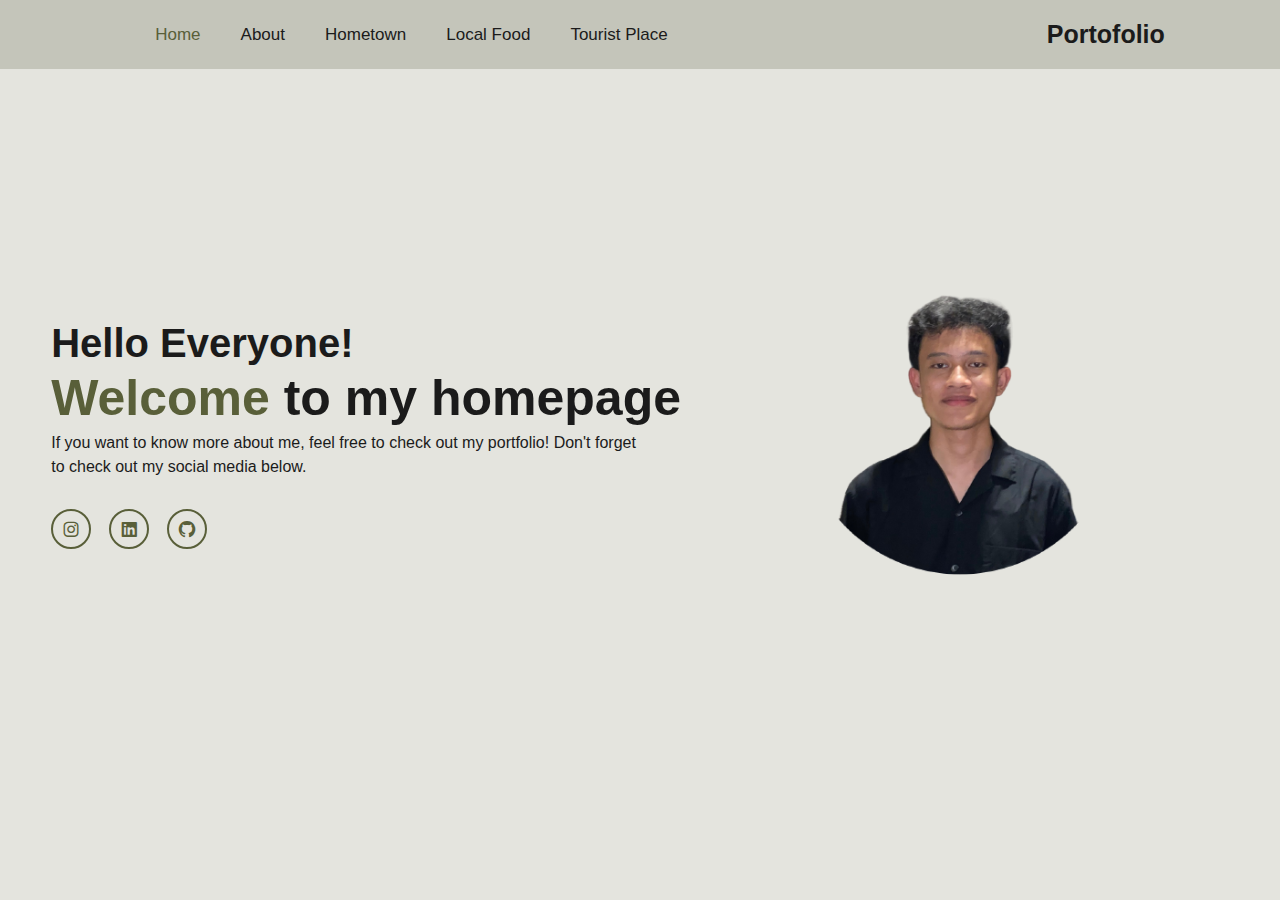
<file: index.html>
<!DOCTYPE html>
<html lang="en">
<head>
    <meta charset="UTF-8">
    <meta name="viewport" content="width=device-width, initial-scale=1.0">
    <title>Homepage</title>

    <link href='https://unpkg.com/boxicons@2.1.4/css/boxicons.min.css' rel='stylesheet'>

    <link rel="stylesheet" href="./index.css">
    
</head>
<body>
    <header class="header">
        <nav class="navbar">
            <a href="index.html" class="active">Home</a>
            <a href="profile.html">About</a>
            <a href="hometown.html">Hometown</a>
            <a href="food.html">Local Food</a>
            <a href="tourist.html">Tourist Place</a>
        </nav>
        <div class="bx bx-menu" id="menu-icon"></div>
        <a href="#" class="logo">Portofolio</a>

    </header>

    <section class="home" id="home">
        <div class="home-content">
            <h3>Hello Everyone!</h3>
            <h1><span>Welcome</span> to my homepage</h1>
            <p>If you want to know more about me, feel free to check out my portfolio! Don't forget to check out my social media below.</p>
            <div class="social-media">
                <a href="https://www.instagram.com/dimasfahrza" target="_blank"><i class='bx bxl-instagram' ></i></a>
                <a href="https://www.linkedin.com/in/dimas-ahmad-fahreza-b6ab68252/" target="_blank"><i class='bx bxl-linkedin-square' ></i></a>
                <a href="#"><i class='bx bxl-github' ></i></a>
            </div>
        <div class="home-img">
            <img src="./Assets/Untitled_design__1_-removebg-preview.png" alt="">
        </div>
    </section>
    <script src="main.js"></script>
</body>
</html>
</file>
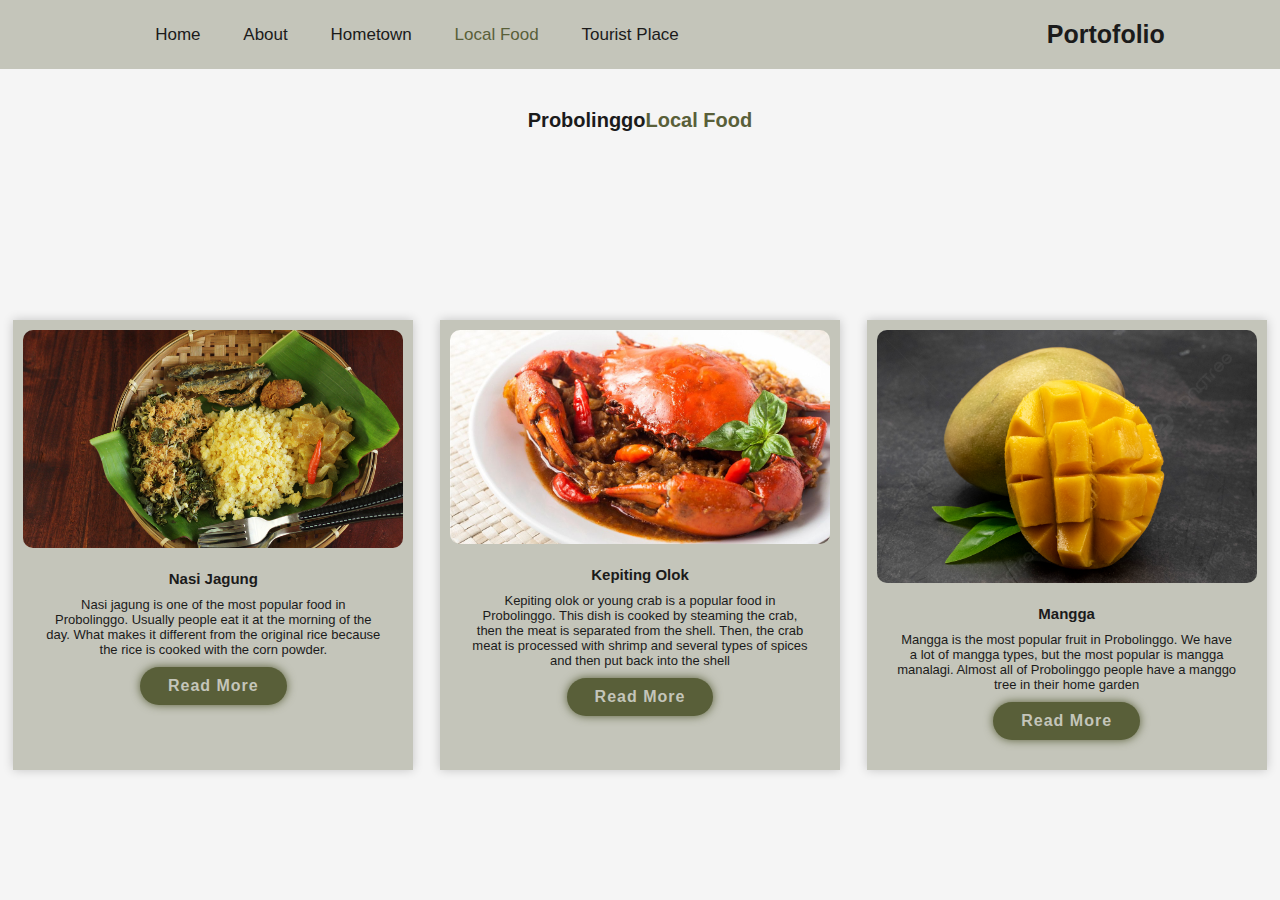
<file: food.html>
<!DOCTYPE html>
<html lang="en">
<head>
    <meta charset="UTF-8">
    <meta name="viewport" content="width=device-width, initial-scale=1.0">
    <title>Local Food</title>
    <link href='https://unpkg.com/boxicons@2.1.4/css/boxicons.min.css' rel='stylesheet'>

    <link rel="stylesheet" href="food.css">
</head>
<body>
    <header class="header">
        <nav class="navbar">
            <a href="index.html" >Home</a>
            <a href="profile.html">About</a>
            <a href="hometown.html">Hometown</a>
            <a href="food.html"class="active">Local Food</a>
            <a href="tourist.html">Tourist Place</a>
        </nav>
        <div class="bx bx-menu" id="menu-icon"></div>
        <a href="#" class="logo">Portofolio</a>

    </header>

    <section class="localfood" id="localfood">
        <h2 class="heading">Probolinggo<span>Local Food</span></h2>

        <div class="localfood-container">
            <div class="localfood-box">
                <img src="./Assets/14a5ab3fe0734a55ac40a23e7f3aa840.jpg" alt="">
                <div class="localfood-content">
                    <h3>Nasi Jagung</h3>
                    <p>Nasi jagung is one of the most popular food in Probolinggo. Usually people eat it at the morning of the day. What makes it different from the original rice because the rice is cooked with the corn powder.</p>
                    <a href="https://id.wikipedia.org/wiki/Nasi_jagung" target="_blank" class="btn">Read More</a>
                </div>
            </div>
            <div class="localfood-box">
                <img src="./Assets/kepiting.jpeg" alt="">
                <div class="localfood-content">
                    <h3>Kepiting Olok</h3>
                    <p>Kepiting olok or young crab is a popular food in Probolinggo. This dish is cooked by steaming the crab, then the meat is separated from the shell.

                        Then, the crab meat is processed with shrimp and several types of spices and then put back into the shell </p>
                    <a href="https://www.tribunnewswiki.com/2022/06/13/kepiting-olok"  target="_blank" class="btn">Read More</a>
                </div>
            </div>
            <div class="localfood-box">
                <img src="./Assets/pngtree-fruit-mango-hd-photography-material-picture-image_1736862.jpg" alt="">
                <div class="localfood-content">
                    <h3>Mangga</h3>
                    <p>Mangga is the most popular fruit in Probolinggo. We have a lot of mangga types, but the most popular is mangga manalagi. Almost all of Probolinggo people have a manggo tree in their home garden</p>
                    <a href="https://www.kompas.com/food/read/2022/06/18/210700575/5-jenis-mangga-asal-jawa-timur-banyak-dari-probolinggo" target="_blank" class="btn">Read More</a>
                </div>
            </div>
        </div>
    </section>

    <script src="main.js"></script>
</body>
</html>
</file>
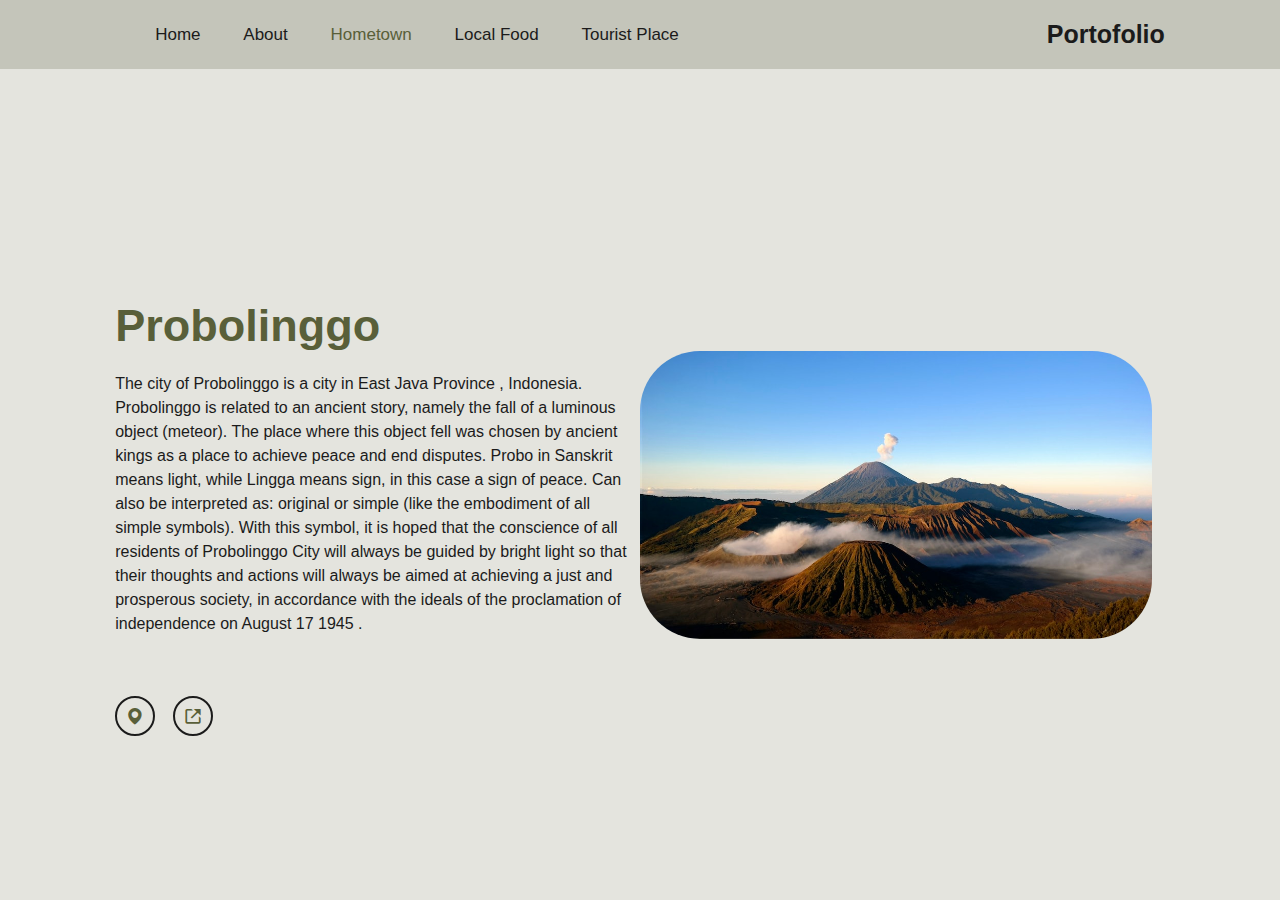
<file: hometown.html>
<!DOCTYPE html>
<html lang="en">
<head>
    <meta charset="UTF-8">
    <meta name="viewport" content="width=device-width, initial-scale=1.0">
    <title>Hometown</title>
    <link href='https://unpkg.com/boxicons@2.1.4/css/boxicons.min.css' rel='stylesheet'>

    <link rel="stylesheet" href="hometown.css">

</head>
<body>
    <header class="header">
        <nav class="navbar">
            <a href="index.html" >Home</a>
            <a href="profile.html">About</a>
            <a href="hometown.html"class="active">Hometown</a>
            <a href="food.html">Local Food</a>
            <a href="tourist.html">Tourist Place</a>
        </nav>
        <div class="bx bx-menu" id="menu-icon"></div>
        <a href="#" class="logo">Portofolio</a>

    </header>

    <section class="hometown" id="hometown">
       <div class="hometown-img">
        <img src="./Assets/photo-1602154663343-89fe0bf541ab.jpeg" alt="">
       </div>

        <div class="hometown-content">
            <h1 class="heading">Probolinggo</h1>
            <p>The city of Probolinggo is a city in East Java Province , Indonesia. Probolinggo is related to an ancient story, namely the fall of a luminous object (meteor). The place where this object fell was chosen by ancient kings as a place to achieve peace and end disputes.

                Probo in Sanskrit means light, while Lingga means sign, in this case a sign of peace. Can also be interpreted as: original or simple (like the embodiment of all simple symbols).
                
                With this symbol, it is hoped that the conscience of all residents of Probolinggo City will always be guided by bright light so that their thoughts and actions will always be aimed at achieving a just and prosperous society, in accordance with the ideals of the proclamation of independence on August 17 1945 .</p>
        </div>
        <div class="maps">
            <a href="https://maps.app.goo.gl/8feD44ZiEUvpwEnQA" target="_blank"><i class='bx bxs-map' ></i></a>
            <a href="https://id.wikipedia.org/wiki/Kota_Probolinggo" target="_blank"><i class='bx bx-link-external'></i></a>
        </div>
    </section>
    <script src="main.js"></script>
</body>
</html>
</file>
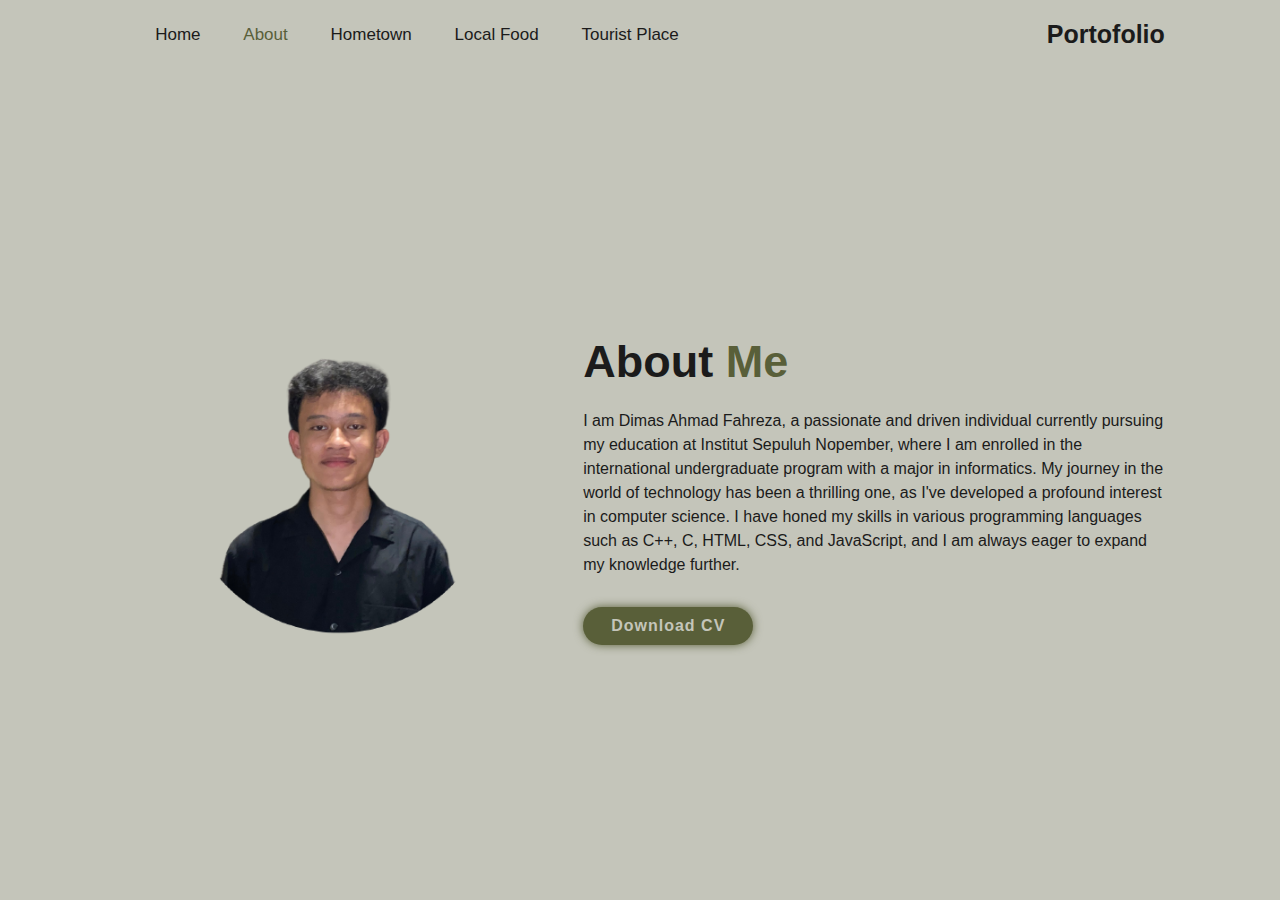
<file: profile.html>
<!DOCTYPE html>
<html lang="en">
<head>
    <meta charset="UTF-8">
    <meta name="viewport" content="width=device-width, initial-scale=1.0">
    <title>Profile</title>
    <link href='https://unpkg.com/boxicons@2.1.4/css/boxicons.min.css' rel='stylesheet'>

    <link rel="stylesheet" href="profile.css">
</head>
<body>
    <header class="header">
        <nav class="navbar">
            <a href="index.html" >Home</a>
            <a href="profile.html"class="active">About</a>
            <a href="hometown.html">Hometown</a>
            <a href="hometown.html">Local Food</a>
            <a href="tourist.html">Tourist Place</a>
        </nav>
        <div class="bx bx-menu" id="menu-icon"></div>
        <a href="#" class="logo">Portofolio</a>
    </header>


  <section class="about" id="about">
    <div class="about-img">
        <img src="./Assets/Untitled_design__1_-removebg-preview.png" alt="">
    </div>

    <div class="about-content">
        <h2 class="heading">About <span>Me</span></h2>
        <p>I am Dimas Ahmad Fahreza, a passionate and driven individual currently pursuing my education at Institut Sepuluh Nopember, where I am enrolled in the international undergraduate program with a major in informatics. My journey in the world of technology has been a thrilling one, as I've developed a profound interest in computer science. I have honed my skills in various programming languages such as C++, C, HTML, CSS, and JavaScript, and I am always eager to expand my knowledge further. </p>
        <a href="./Assets/Dimas Ahmad Fahreza_CV.pdf" target="_blank" class="button">Download CV</a>
        </div>
    </div>
    <script src="main.js"></script>
</body>
</html>
</file>
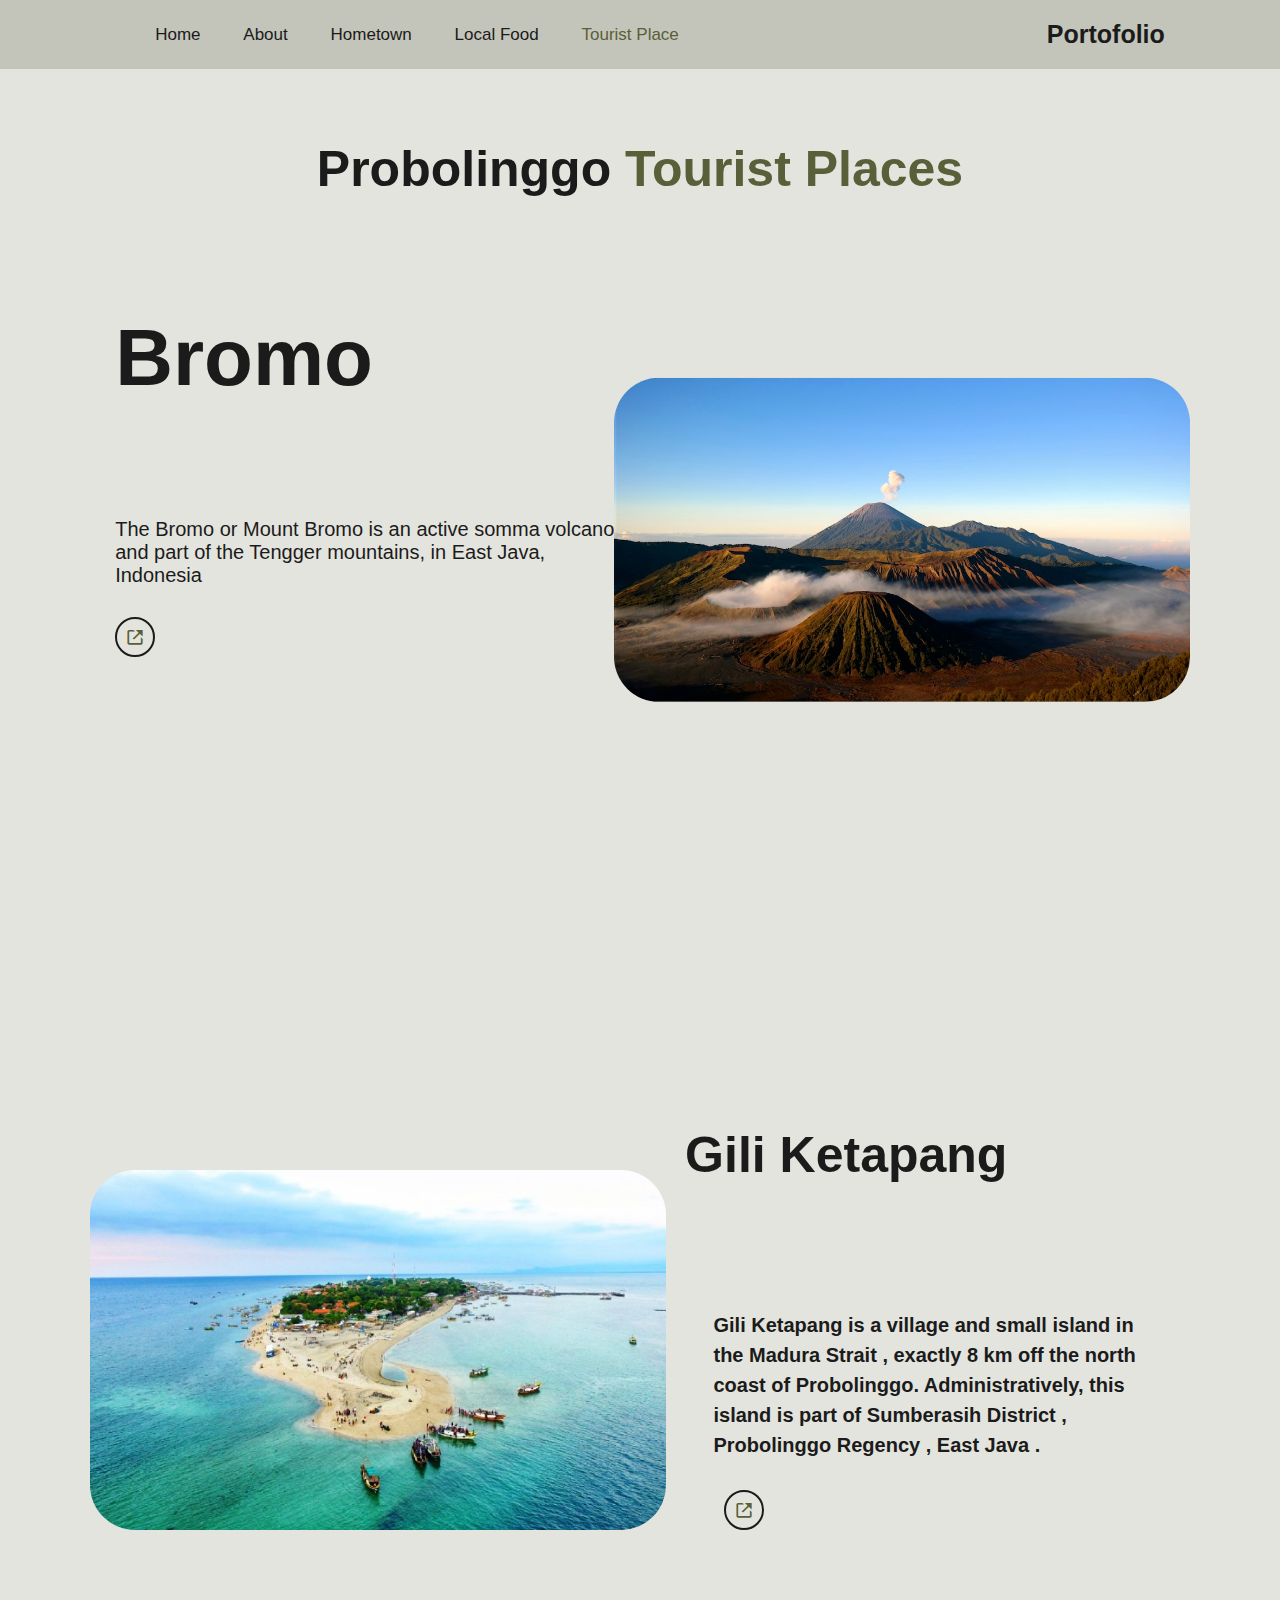
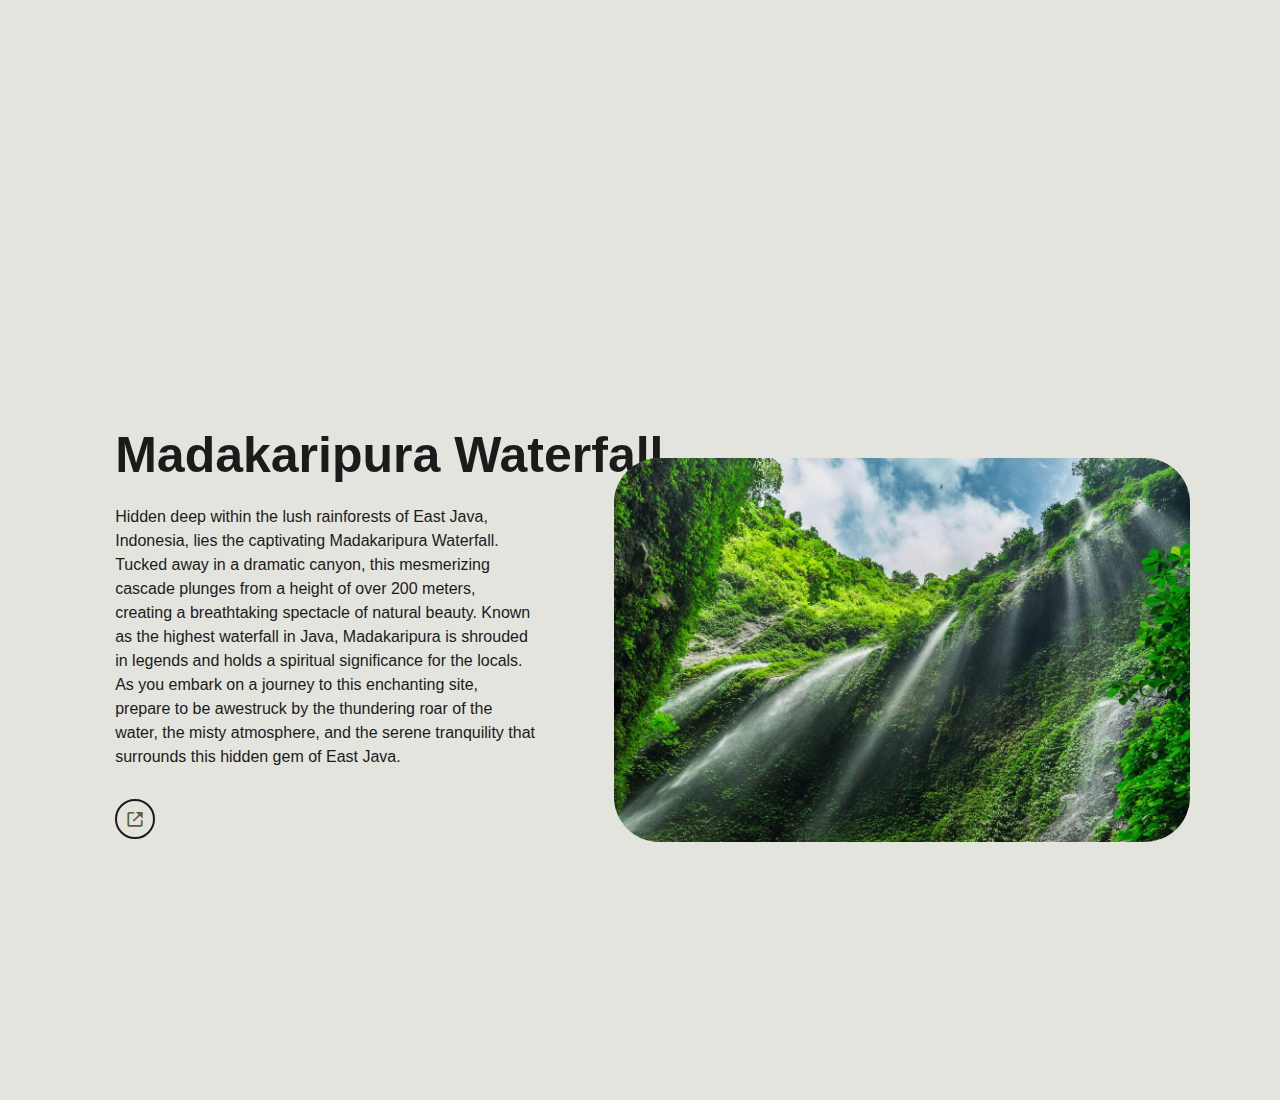
<file: tourist.html>
<!DOCTYPE html>
<html lang="en">
<head>
    <meta charset="UTF-8">
    <meta name="viewport" content="width=device-width, initial-scale=1.0">
    <title>TouristPlaces</title>

    <link rel="stylesheet" href="tourist.css">

    <link href='https://unpkg.com/boxicons@2.1.4/css/boxicons.min.css' rel='stylesheet'>
</head>
<body>
    <header class="header">
        <nav class="navbar">
            <a href="index.html" >Home</a>
            <a href="profile.html">About</a>
            <a href="hometown.html">Hometown</a>
            <a href="food.html">Local Food</a>
            <a href="tourist.html" class="active">Tourist Place</a>
        </nav>
        <div class="bx bx-menu" id="menu-icon"></div>
        <a href="#" class="logo">Portofolio</a>

    </header>

    <section class="place1" id="place1">
        <h2 class="heading">Probolinggo <span>Tourist Places</span></h2>
        <img src="./Assets/photo-1602154663343-89fe0bf541ab.jpeg" alt="">
        <div class="bromo">
            <h2 class="abc">Bromo</h2>
            <p>The Bromo or Mount Bromo is an active somma volcano and part of the Tengger mountains, in East Java, Indonesia</p>
            <div class="wikipedia">
                <a href="https://en.wikipedia.org/wiki/Mount_Bromo" target="_blank"><i class='bx bx-link-external'></i></a>
            </div>
        </div>

        </div>
    </section>
    <section class="place2" id="place2">
        <img src="./Assets/giliketapang.jpeg" alt="">
        <div class="giliketapang">
            <h2 class="heading2">Gili Ketapang</h2>
            <p>Gili Ketapang is a village and small island in the Madura Strait , exactly 8 km off the north coast of Probolinggo. Administratively, this island is part of Sumberasih District , Probolinggo Regency , East Java .            </p>
            <div class="wikipedia1">
                <a href="https://id.wikipedia.org/wiki/Gili_Ketapang,_Sumberasih,_Probolinggo" target="_blank"><i class='bx bx-link-external'></i></a>
            </div>
        </div>
    </section>
    <section class="place3" id="place3">
        <img src="./Assets/madakaripura-waterfall.jpg" alt="">
        <div class="waterfall">
            <h2 class="heading2">Madakaripura Waterfall</h2>
            <p>Hidden deep within the lush rainforests of East Java, Indonesia, lies the captivating Madakaripura Waterfall. Tucked away in a dramatic canyon, this mesmerizing cascade plunges from a height of over 200 meters, creating a breathtaking spectacle of natural beauty. Known as the highest waterfall in Java, Madakaripura is shrouded in legends and holds a spiritual significance for the locals. As you embark on a journey to this enchanting site, prepare to be awestruck by the thundering roar of the water, the misty atmosphere, and the serene tranquility that surrounds this hidden gem of East Java.

            </p>
            <div class="wikipedia">
                <a href="https://www.journeyera.com/madakaripura-waterfall-probollingo/" target="_blank"><i class='bx bx-link-external'></i></a>
            </div>
        </div>
    </section>
    <script src="main.js"></script>
</body>
</html>
</file>
<file: index.css>
* {
    margin: 0;
    padding: 0;
    box-sizing: border-box;
    text-decoration: none;
    border: none;
    outline: none;
    scroll-behavior: smooth;
    font-family: 'Poppins', sans-serif;
}

:root {
    --bg-color: #E4E4DE;
    --second-bg-color: #C4C5BA;
    --text-color: #1B1B1B;
    --main-color: #595f39;
}

html {
    font-size: 62.5%;
    overflow-x: hidden;
}

body {
    background: var(--bg-color);
    color: var(--text-color);
}

section {
    min-height: 100vh;
    padding: 10rem 9% 2rem;
}

.header {
    position: fixed;
    top: 0;
    left: 0;
    width: 100%;
    padding: 2rem 9%;
    background: var(--second-bg-color);
    display: flex;
    justify-content: space-between;
    align-items: center;
    z-index: 100;
}

.logo {
    font-size: 2.5rem;
    color: var(--text-color);
    font-weight: 600;
    cursor: default;
}

.navbar a{
    font-size: 1.7rem;
    color: var(--text-color);
    margin-left: 4rem;
    transition: .3s;
}

.navbar a:hover,
.navbar a.active{
    color: var(--main-color);
}

.navbar{
    display: flex;
    flex-wrap: wrap;
    justify-content: space-between;
}

#menu-icon {
    font-size: 3.6rem;
    color: var(--text-color);
    display: none;
}

.home {
    display: flex;
    justify-content: flex-start;
    align-items: center;
}

.home-img img{
    position: absolute;
    width: 40vw;
    border-radius: 20rem;
    padding: 2rem 2.8rem;
    top: 20%;
    right: 5%;

}

.home-content h3{
    font-size: 4rem;
    font-weight: 700;
}

.home-content h3:nth-of-type(2){
    margin-bottom: 2rem;
}

span {
    color: var(--main-color);
}

.home-content h1{
    font-size: 5rem;
    font-weight: 600;
    line-height: 1.3;
}

.home-content p{
    font-size: 1.6rem;
    line-height: 1.5;
    max-width: 70%;
}

.social-media a{
    display: inline-flex;
    justify-content: center;
    align-items: center;
    width: 4rem;
    height: 4rem;
    background: transparent;
    border: .2rem solid var(--main-color);
    border-radius: 50%;
    font-size: 2rem;
    color: var(--main-color);
    margin: 3rem 1.5rem 3rem 0;
    transition: .5s ease;
}

.social-media a:hover {
    background: var(--main-color);
    color: var(--second-bg-color);
    box-shadow: 0 0 1rem var(--main-color);
}

.btn{
    display: inline-block;
    padding: 1rem 2.8rem;
    background: var(--main-color);
    border-radius: 4rem;
    box-shadow: 0 0 1rem var(--main-color);
    font-size: 1.6rem;
    color: var(--second-bg-color);
    letter-spacing: .1rem;
    font-weight: 600;
    transition: .5s ease;
}

.btn:hover{
    box-shadow: none;
}

@media (max-width: 1200px) {
    html {
        font-size: 55%;
    }
}

@media (max-width: 991px){
    .header {
        padding: 2rem 4%;
    }
}

.home{
    padding: 0 4%;
}

@media (max-width: 768px){
    .header {
        background: var(--second-bg-color);
    }

    #menu-icon{
        display: block;
    }
    .navbar{
        position: absolute;
        top: 100%;
        left: -100%;
        width: 100%;
        padding: 1rem 4%;
        background: var(--second-bg-color);
        box-shadow: 0 .5rem 1rem rgba(0, 0, 0 .2);
        transition: .25s ease;
        transition-delay: .25s ease;
    }

    .navbar.active{
        left: 0;
        transition-delay: 0s;
    }
    .navbar a{
        display: block;
        font-size: 2rem;
        margin: 3rem 0;
    }
}
</file>
<file: food.css>
* {
    margin: 0px;
    padding: 0px;
    box-sizing: border-box;
    text-decoration: none;
    border: none;
    outline: none;
    scroll-behavior: smooth;
    font-family: 'Poppins', sans-serif;
}

:root {
    --bg-color: #E4E4DE;
    --second-bg-color: #C4C5BA;
    --text-color: #1B1B1B;
    --main-color: #595f39;
}

html {
    font-size: 62.5%;
    overflow-x: hidden;
}

body {
    background: var(--bg-color);
    color: var(--text-color);
}

section {
    min-height: 100vh;
    padding: 10rem 9% 2rem;
}

.header {
    position: fixed;
    top: 0;
    left: 0;
    width: 100%;
    padding: 2rem 9%;
    background: var(--second-bg-color);
    display: flex;
    justify-content: space-between;
    align-items: center;
    z-index: 100;
}

.logo {
    font-size: 2.5rem;
    color: var(--text-color);
    font-weight: 600;
    cursor: default;
}

.navbar a{
    font-size: 1.7rem;
    color: var(--text-color);
    margin-left: 4rem;
    transition: .3s;
}

.navbar a:hover,
.navbar a.active{
    color: var(--main-color);
}

#menu-icon {
    font-size: 3.6rem;
    color: var(--text-color);
    display: none;
}

.heading {
    text-align: center; 
    display: flex;
    justify-content: center;
    align-items: center;
    height: 20vh;
    margin-bottom: 20px;
}

.heading h2{
    font-size: 100rem;
}

span{
    color: var(--main-color);
}

.localfood-container{
    display: flex;
    justify-content: center;
    flex-wrap: wrap;
    margin-top: 100px;
}


.localfood {
    text-align: center;
    background-color: #f5f5f5;
    padding: 30px 0;
}

.localfood .heading {
    font-size: 2rem;
    margin-bottom: 20px;
}

.localfood-container {
    display: flex;
    justify-content: space-around;
    flex-wrap: wrap;
}
    
.localfood-box {
    max-width: 400px; 
    margin: 10px; 
    padding: 10px; 
    height: 450px;
    background-color: var(--second-bg-color); 
    box-shadow: 0px 0px 10px rgba(0, 0, 0, 0.2); 
}

.localfood-box img {
    max-width: 100%;
    height: auto;
    border-radius: 10px; 
}

.localfood-content {
    padding: 20px;
}

.localfood-content h3 {
    font-size: 1.5rem;
    margin-bottom: 10px;
}

.localfood-content p {
    font-size: 1.3rem;
    margin-bottom: 10px;
    word-spacing: normal;
}

.localfood-content .btn {
    display: inline-block;
    padding: 1rem 2.8rem;
    background: var(--main-color);
    border-radius: 4rem;
    box-shadow: 0 0 1rem var(--main-color);
    font-size: 1.6rem;
    color: var(--second-bg-color);
    letter-spacing: .1rem;
    font-weight: 600;
    transition: .5s ease;
}

.localfood-content .btn:hover {
    box-shadow: none;
}

@media (max-width: 1200px) {
    html {
        font-size: 55%;
    }
}

@media (max-width: 991px){
    .header {
        padding: 2rem 4%;
    }
}

.home{
    padding: 0 4%;
}

@media (max-width: 768px){
    .header {
        background: var(--second-bg-color);
    }

    #menu-icon{
        display: block;
    }
    .navbar{
        position: absolute;
        top: 100%;
        left: -100%;
        width: 100%;
        padding: 1rem 4%;
        background: var(--second-bg-color);
        box-shadow: 0 .5rem 1rem rgba(0, 0, 0 .2);
        transition: .25s ease;
        transition-delay: .25s ease;
    }

    .navbar.active{
        left: 0;
        transition-delay: 0s;
    }
    .navbar a{
        display: block;
        font-size: 2rem;
        margin: 3rem 0;
    }
}
</file>
<file: hometown.css>
* {
    margin: 0;
    padding: 0;
    box-sizing: border-box;
    text-decoration: none;
    border: none;
    outline: none;
    scroll-behavior: smooth;
    font-family: 'Poppins', sans-serif;
}

:root {
    --bg-color: #E4E4DE;
    --second-bg-color: #C4C5BA;
    --text-color: #1B1B1B;
    --main-color: #595f39;
}

html {
    font-size: 62.5%;
    overflow-x: hidden;
}

body {
    background: var(--bg-color);
    color: var(--text-color);
}

section {
    min-height: 100vh;
    padding: 10rem 9% 2rem;
}

.header {
    position: fixed;
    top: 0;
    left: 0;
    width: 100%;
    padding: 2rem 9%;
    background: var(--second-bg-color);
    display: flex;
    justify-content: space-between;
    align-items: center;
    z-index: 100;
}

.logo {
    font-size: 2.5rem;
    color: var(--text-color);
    font-weight: 600;
    cursor: default;
}

.navbar a{
    font-size: 1.7rem;
    color: var(--text-color);
    margin-left: 4rem;
    transition: .3s;
}

.navbar a:hover,
.navbar a.active{
    color: var(--main-color);
}

#menu-icon {
    font-size: 3.6rem;
    color: var(--text-color);
    display: none;
}

.hometown-img img{
    display: flex;
    position: absolute;
    top: 55%;
    right: 10%;
    transform: translateY(-50%);
    width: 40vw;
    border-radius: 6rem;
}

.heading{
    text-align: left;
    font-size: 4.5rem;
    margin-top: 20rem;
}

.hometown-content p{
    font-size: 1.6rem;
    margin: 2rem 0 3rem;
    max-width: 40vw;
    text-justify: auto;
    line-height: 1.5;
}

.maps a{
    display: inline-flex;
    justify-content: center;
    align-items: center;
    width: 4rem;
    height: 4rem;
    background: transparent;
    border: .2rem solid var(--text-color);
    border-radius: 50%;
    font-size: 2rem;
    color: var(--main-color);
    margin: 3rem 1.5rem 3rem 0;
    transition: .5s ease;
}

.maps a:hover{
    background: var(--main-color);
    color: var(--second-bg-color);
    box-shadow: 0 0 1rem var(--main-color);
}

h1{
    color: var(--main-color);
    justify-content: center;
}

@media (max-width: 1200px) {
    html {
        font-size: 55%;
    }
}

@media (max-width: 991px){
    .header {
        padding: 2rem 4%;
    }
}

.home{
    padding: 0 4%;
}

@media (max-width: 768px){
    .header {
        background: var(--second-bg-color);
    }

    #menu-icon{
        display: block;
    }
    .navbar{
        position: absolute;
        top: 100%;
        left: -100%;
        width: 100%;
        padding: 1rem 4%;
        background: var(--second-bg-color);
        box-shadow: 0 .5rem 1rem rgba(0, 0, 0 .2);
        transition: .25s ease;
        transition-delay: .25s ease;
    }

    .navbar.active{
        left: 0;
        transition-delay: 0s;
    }
    .navbar a{
        display: block;
        font-size: 2rem;
        margin: 3rem 0;
    }
}
</file>
<file: profile.css>
* {
    margin: 0;
    padding: 0;
    box-sizing: border-box;
    text-decoration: none;
    border: none;
    outline: none;
    scroll-behavior: smooth;
    font-family: 'Poppins', sans-serif;
}

:root {
    --bg-color: #E4E4DE;
    --second-bg-color: #C4C5BA;
    --text-color: #1B1B1B;
    --main-color: #595f39;
}

html {
    font-size: 62.5%;
    overflow-x: hidden;
}

body {
    background: var(--bg-color);
    color: var(--text-color);
}

section {
    min-height: 100vh;
    padding: 10rem 9% 2rem;
}

.header {
    position: fixed;
    top: 0;
    left: 0;
    width: 100%;
    padding: 2rem 9%;
    background: var(--second-bg-color);
    display: flex;
    justify-content: space-between;
    align-items: center;
    z-index: 100;
}

.logo {
    font-size: 2.5rem;
    color: var(--text-color);
    font-weight: 600;
    cursor: default;
}

.navbar a{
    font-size: 1.7rem;
    color: var(--text-color);
    margin-left: 4rem;
    transition: .3s;
}

.navbar a:hover,
.navbar a.active{
    color: var(--main-color);
}

#menu-icon {
    font-size: 3.6rem;
    color: var(--text-color);
    display: none;
}

.about {
    display: flex;
    justify-content: center;
    align-items: center;
    gap: 2rem;
    background: var(--second-bg-color);
}

.about-img img{
    width: 35vw;
    background-image: var(--main-color);
    border-radius: 1rem;
}

.heading{
    text-align: center;
    font-size: 4.5rem;
}

.about-content h2{
    text-align: left;
    line-height: 1.2;
}

.about-content h3{
    font-size: 2.6rem;
}

.about-content p{
    font-size: 1.6rem;
    margin: 2rem 0 3rem;
    line-height: 1.5;
}

span{
    color: var(--main-color);
}

.button {
    display: inline-block;
    padding: 1rem 2.8rem;
    background: var(--main-color);
    border-radius: 4rem;
    box-shadow: 0 0 1rem var(--main-color);
    font-size: 1.6rem;
    color: var(--second-bg-color);
    letter-spacing: .1rem;
    font-weight: 600;
    transition: .5s ease;
}

.button:hover{
    box-shadow: none;
}

@media (max-width: 1200px) {
    html {
        font-size: 55%;
    }
}

@media (max-width: 991px){
    .header {
        padding: 2rem 4%;
    }
}

.home{
    padding: 0 4%;
}

@media (max-width: 768px){
    .header {
        background: var(--second-bg-color);
    }

    #menu-icon{
        display: block;
    }
    .navbar{
        position: absolute;
        top: 100%;
        left: -100%;
        width: 100%;
        padding: 1rem 4%;
        background: var(--second-bg-color);
        box-shadow: 0 .5rem 1rem rgba(0, 0, 0 .2);
        transition: .25s ease;
        transition-delay: .25s ease;
    }

    .navbar.active{
        left: 0;
        transition-delay: 0s;
    }
    .navbar a{
        display: block;
        font-size: 2rem;
        margin: 3rem 0;
    }
}
</file>
<file: tourist.css>
* {
    margin: 0;
    padding: 0;
    box-sizing: border-box;
    text-decoration: none;
    border: none;
    outline: none;
    scroll-behavior: smooth;
    font-family: 'Poppins', sans-serif;
}

:root {
    --bg-color: #E4E4DE;
    --second-bg-color: #C4C5BA;
    --text-color: #1B1B1B;
    --main-color: #595f39;
}

html {
    font-size: 62.5%;
    overflow-x: hidden;
}

body {
    background: var(--bg-color);
    color: var(--text-color);
}

section {
    min-height: 100vh;
    padding: 10rem 9% 2rem;
}

.header {
    position: fixed;
    top: 0;
    left: 0;
    width: 100%;
    padding: 2rem 9%;
    background: var(--second-bg-color);
    display: flex;
    justify-content: space-between;
    align-items: center;
    z-index: 100;
}

.logo {
    font-size: 2.5rem;
    color: var(--text-color);
    font-weight: 600;
    cursor: default;
}

.navbar a{
    font-size: 1.7rem;
    color: var(--text-color);
    margin-left: 4rem;
    transition: .3s;
}

.navbar a:hover,
.navbar a.active{
    color: var(--main-color);
}

#menu-icon {
    font-size: 3.6rem;
    color: var(--text-color);
    display: none;
}

.heading{
    text-align: center;
    font-size: 50px;
    margin-top: 40px;
}

span{
    color: var(--main-color);
}

.place1 img{
    width: 45vw;
    position: absolute;
    border-radius: 45px;
    top: 60%;
    right: 7%;
    transform: translate(0, -50%);
}

.bromo h2{
    text-align: left;
    line-height: 4;
    font-size: 80px;
}

.bromo p{
    font-size: 2rem;
    /* line-height: ; */
    max-width: 500px;
}

.wikipedia a{
    display: inline-flex;
    justify-content: center;
    align-items: center;
    width: 4rem;
    height: 4rem;
    background: transparent;
    border: .2rem solid var(--text-color);
    border-radius: 50%;
    font-size: 2rem;
    color: var(--main-color);
    margin: 3rem 1.5rem 3rem 0;
    transition: .5s ease;
}

.wikipedia a:hover{
    background: var(--main-color);
    color: var(--second-bg-color);
    box-shadow: 0 0 1rem var(--main-color);
}

.wikipedia1 a{
    display: inline-flex;
    justify-content: center;
    align-items: center;
    width: 4rem;
    height: 4rem;
    background: transparent;
    border: .2rem solid var(--text-color);
    border-radius: 50%;
    font-size: 2rem;
    color: var(--main-color);
    margin: 3rem 1.5rem 3rem 0;
    transition: .5s ease;
    margin-left: 58%;
}

.wikipedia a:hover{
    background: var(--main-color);
    color: var(--second-bg-color);
}

.place2 img{
    width: 45vw;
    position: absolute;
    border-radius: 45px;
    top: 150%;
    left: 7%;
    transform: translate(0, -50%);
}

.giliketapang h2{
    font-size: 5rem;
    font-weight: 600;
    line-height: 2;
    text-align: right;
    margin-top: 10%;
    margin-right: 15%;
}

.giliketapang p{
    font-size: 2rem;
    font-weight: 600;
    line-height: 1.5;
    text-align: left;
    margin-top: 10%;
    margin-left: 57%;
  

}

.place3 img{
    width: 45vw;
    position: absolute;
    border-radius: 45px;
    top: 250%;
    right: 7%;
    transform: translate(0, -50%);
}

.waterfall h2{
    font-size: 5rem;
    font-weight: 600;
    line-height: 2;
    text-align: left;
    margin-top: 10%;
}

.waterfall p{
    font-size: 1.6rem;
    line-height: 1.5;
    max-width: 40%;
}

@media (max-width: 1200px) {
    html {
        font-size: 55%;
    }
}

@media (max-width: 991px){
    .header {
        padding: 2rem 4%;
    }
}

.home{
    padding: 0 4%;
}

@media (max-width: 768px){
    .header {
        background: var(--second-bg-color);
    }

    #menu-icon{
        display: block;
    }
    .navbar{
        position: absolute;
        top: 100%;
        left: -100%;
        width: 100%;
        padding: 1rem 4%;
        background: var(--second-bg-color);
        box-shadow: 0 .5rem 1rem rgba(0, 0, 0 .2);
        transition: .25s ease;
        transition-delay: .25s ease;
    }

    .navbar.active{
        left: 0;
        transition-delay: 0s;
    }
    .navbar a{
        display: block;
        font-size: 2rem;
        margin: 3rem 0;
    }
}
</file>
